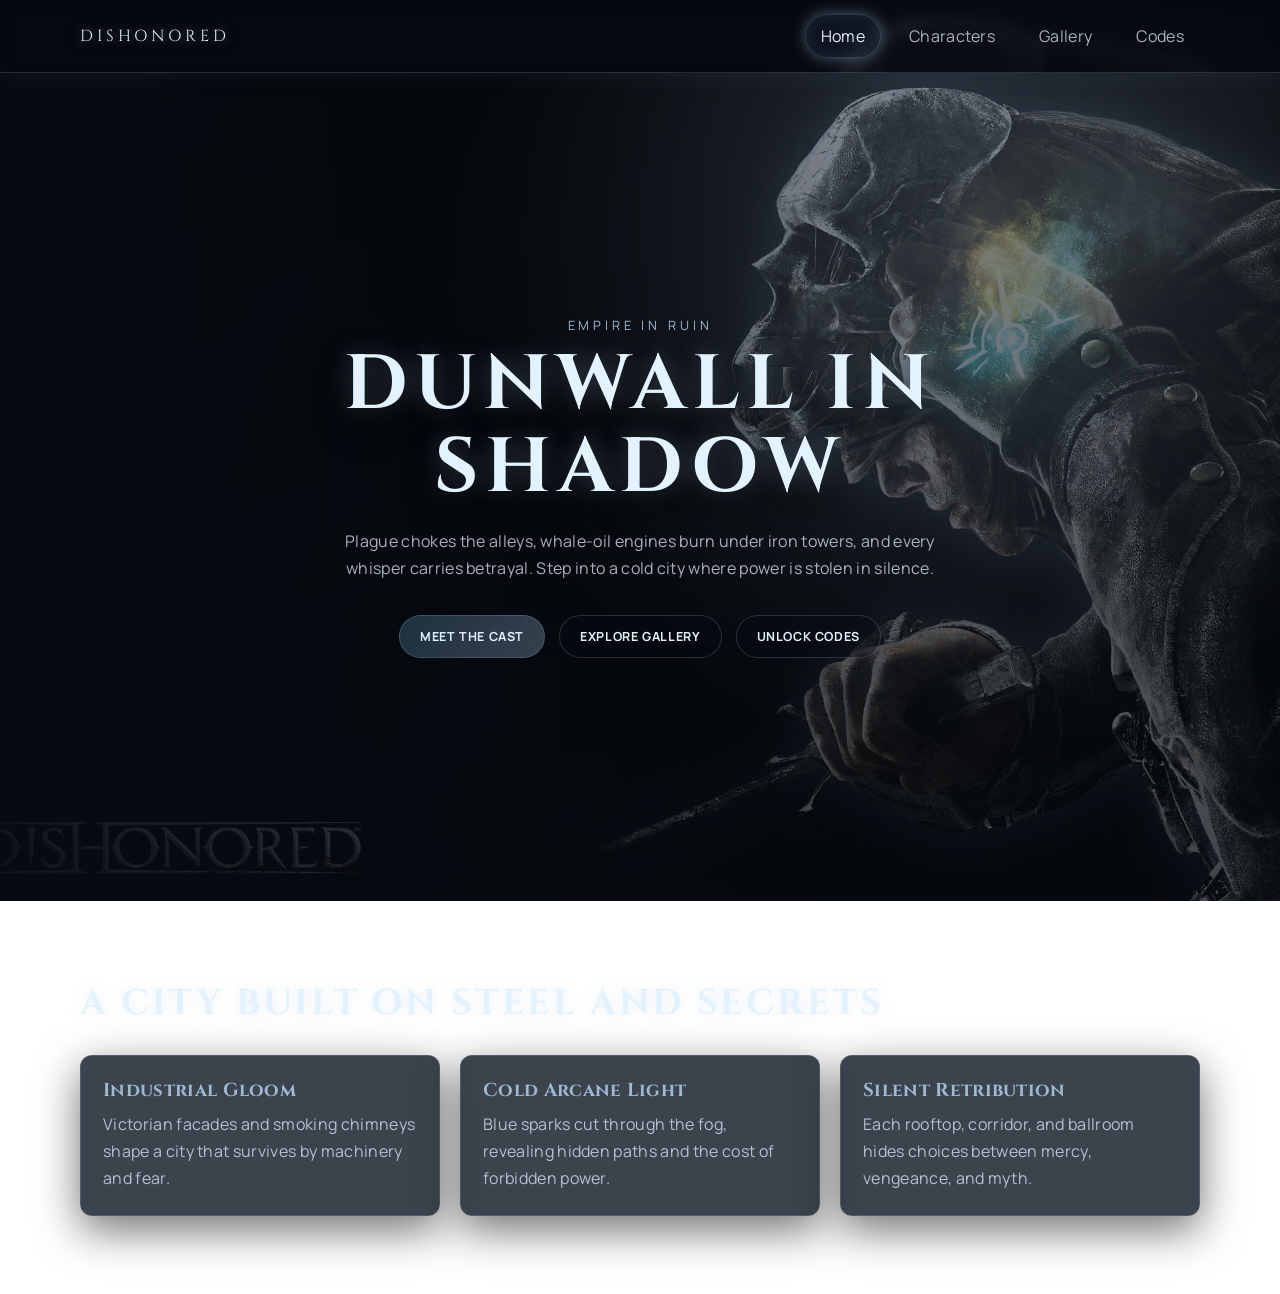
<file: index.html>
<!doctype html>
<html lang="en">
<head>
  <meta charset="UTF-8">
  <meta name="viewport" content="width=device-width, initial-scale=1.0">
  <title>Dunwall in Shadow</title>
  <link rel="stylesheet" href="style.css">
</head>
<body class="page page-home">
  <header class="topbar">
    <div class="container topbar-inner">
      <a class="brand" href="index.html">Dishonored</a>
      <nav class="nav" aria-label="Main navigation">
        <a class="nav-link active" href="index.html">Home</a>
        <a class="nav-link" href="characters.html">Characters</a>
        <a class="nav-link" href="gallery.html">Gallery</a>
        <a class="nav-link" href="codes.html">Codes</a>
      </nav>
    </div>
  </header>

  <main>
    <section class="hero">
      <div class="container hero-content">
        <p class="eyebrow">Empire in Ruin</p>
        <h1 class="cinematic-title">Dunwall in Shadow</h1>
        <p class="intro-text">
          Plague chokes the alleys, whale-oil engines burn under iron towers, and every whisper carries betrayal.
          Step into a cold city where power is stolen in silence.
        </p>
        <div class="hero-actions">
          <a class="button button-primary" href="characters.html">Meet the Cast</a>
          <a class="button button-ghost" href="gallery.html">Explore Gallery</a>
          <a class="button button-ghost" href="codes.html">Unlock Codes</a>
        </div>
      </div>
    </section>

    <section class="section">
      <div class="container">
        <h2 class="section-title">A City Built on Steel and Secrets</h2>
        <div class="feature-grid">
          <article class="feature">
            <h3>Industrial Gloom</h3>
            <p>Victorian facades and smoking chimneys shape a city that survives by machinery and fear.</p>
          </article>
          <article class="feature">
            <h3>Cold Arcane Light</h3>
            <p>Blue sparks cut through the fog, revealing hidden paths and the cost of forbidden power.</p>
          </article>
          <article class="feature">
            <h3>Silent Retribution</h3>
            <p>Each rooftop, corridor, and ballroom hides choices between mercy, vengeance, and myth.</p>
          </article>
        </div>
      </div>
    </section>
  </main>
</body>
</html>
</file>
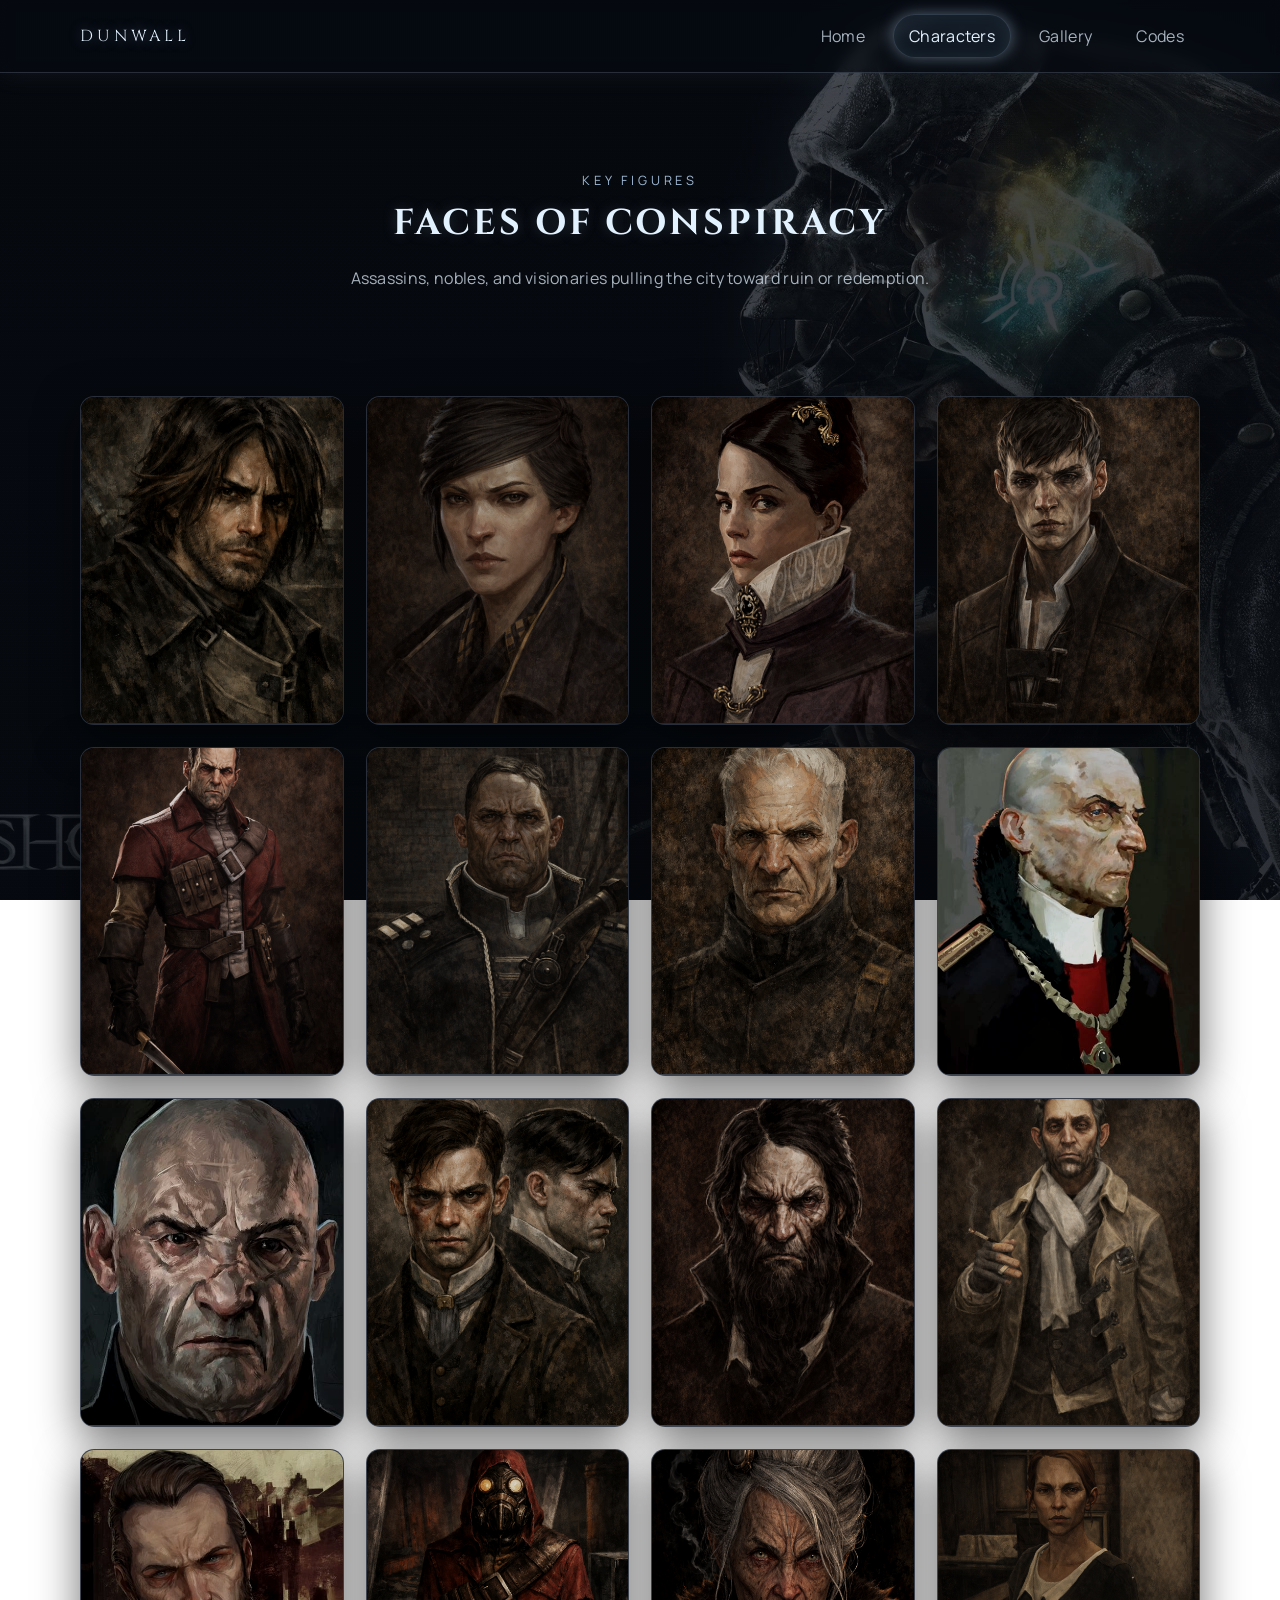
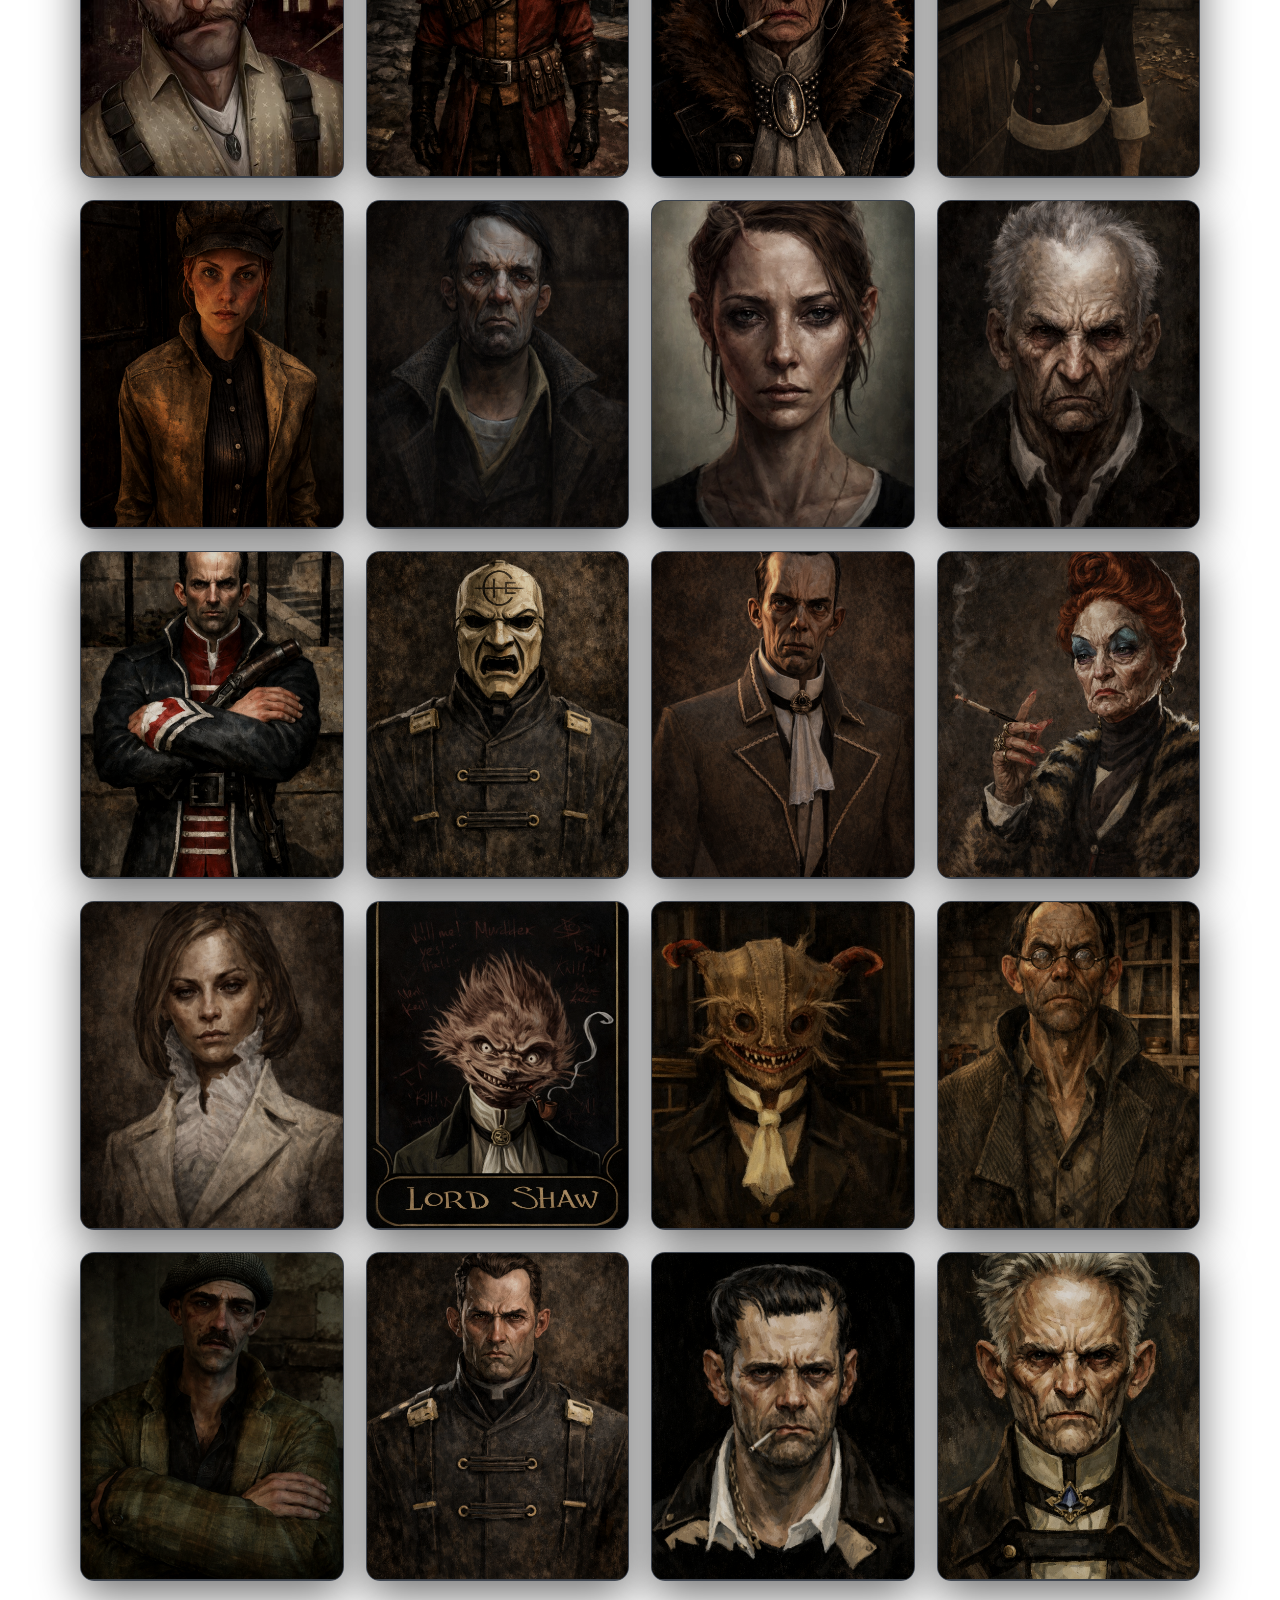
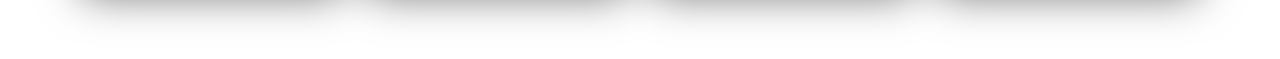
<file: characters.html>
<!doctype html>
<html lang="en">
<head>
  <meta charset="UTF-8">
  <meta name="viewport" content="width=device-width, initial-scale=1.0">
  <title>Characters | Dunwall in Shadow</title>
  <link rel="stylesheet" href="style.css">
</head>
<body class="page">
  <header class="topbar">
    <div class="container topbar-inner">
      <a class="brand" href="index.html">Dunwall</a>
      <nav class="nav" aria-label="Main navigation">
        <a class="nav-link" href="index.html">Home</a>
        <a class="nav-link active" href="characters.html">Characters</a>
        <a class="nav-link" href="gallery.html">Gallery</a>
        <a class="nav-link" href="codes.html">Codes</a>
      </nav>
    </div>
  </header>

  <main class="main-content">
    <section class="section page-header">
      <div class="container centered">
        <p class="eyebrow">Key Figures</p>
        <h1 class="section-title">Faces of Conspiracy</h1>
        <p class="section-subtitle">Assassins, nobles, and visionaries pulling the city toward ruin or redemption.</p>
      </div>
    </section>

    <section class="section">
      <div class="container">
        <div class="character-grid">
          <article class="character-card">
            <img src="images/corvo.png" alt="Masked royal protector standing in shadow">
            <div class="card-body">
              <h3>Corvo Attano</h3>
              <p>Corvo Attano is the masked protagonist of Dishonored — a royal bodyguard framed for the Empress’s murder who becomes a supernatural assassin seeking revenge.</p>
            </div>
          </article>

          <article class="character-card">
            <img src="images/emily.png" alt="Young empress in pale blue light">
            <div class="card-body">
              <h3>Emily Kaldwin</h3>
              <p>Emily Kaldwin is the daughter of the Empress in Dishonored. After her mother is killed, she is kidnapped and later rescued by Corvo.</p>
            </div>
          </article>

          <article class="character-card">
            <img src="images/jessamine.png" alt="Mysterious figure with glowing eyes">
            <div class="card-body">
              <h3>Jessamine Kaldwin</h3>
              <p>Jessamine Kaldwin is the Empress of Dunwall in Dishonored. She is assassinated at the beginning of the game, which leads to Corvo being framed and the main events of the story.</p>
            </div>
          </article>

          <article class="character-card">
            <img src="images/outsider.png" alt="-----------------------------">
            <div class="card-body">
              <h3>The Outsider</h3>
              <p>The Outsider is a mysterious supernatural being in Dishonored who grants special powers to certain people, including Corvo.</p>
            </div>
          </article>

          <article class="character-card">
            <img src="images/daud.png" alt="Whaler assassin with blade and hood">
            <div class="card-body">
              <h3>Daud </h3>
              <p>Daud is the leader of the assassins called the Whalers in Dishonored and the man who kills Empress Jessamine.</p>
            </div>
          </article>

           <article class="character-card">
            <img src="images/farlay.png" alt="Masked loyalist at a strategy table">
            <div class="card-body">
              <h3>Farley Havelock</h3>
              <p>Farley Havelock is a former admiral and leader of the Loyalists in Dishonored who later betrays Corvo to gain power.</p>
            </div>
          </article>

          <article class="character-card">
            <img src="images/ramsey.png" alt="-----------------------------">
            <div class="card-body">
              <h3>Ramsey</h3>
              <p>Mortimer Ramsey is the captain of the Grand Guard in Dishonored 2 who betrays Emily and helps start the coup.</p>
            </div>
          </article>

          <article class="character-card">
            <img src="images/hiram.jpg" alt="-----------------------------">
            <div class="card-body">
              <h3>Hiram Burrows</h3>
              <p>Hiram Burrows is the Lord Regent in Dishonored who helps plan the assassination of the Empress and rules Dunwall afterward.</p>
            </div>
          </article>

          <article class="character-card">
            <img src="images/camp.jpg" alt="-----------------------------">
            <div class="card-body">
              <h3>Thaddeus Campbell</h3>
              <p>Thaddeus Campbell is the High Overseer of the Abbey of the Everyman in Dishonored and one of the conspirators against the Empress.</p>
            </div>
          </article>

          <article class="character-card">
            <img src="images/brothers.png" alt="-----------------------------">
            <div class="card-body">
              <h3>Custis Pandleton, Morgan Pandleton</h3>
              <p>Wealthy twin brothers in Dishonored who help organize the plot against the Empress.</p>
            </div>
          </article>

          <article class="character-card">
            <img src="images/anton.png" alt="-----------------------------">
            <div class="card-body">
              <h3>Anton Sokolov</h3>
              <p>Anton Sokolov is a famous inventor and natural philosopher in Dishonored who creates many technologies used in Dunwall.</p>
            </div>
          </article>

           <article class="character-card">
            <img src="images/samuel.png" alt="-----------------------------">
            <div class="card-body">
              <h3>Samuel Beechworth</h3>
              <p>Samuel Beechworth is a loyal boatman in Dishonored who helps Corvo travel to missions around Dunwall.</p>
            </div>
          </article>

           <article class="character-card">
            <img src="images/slackjaw.jpg" alt="-----------------------------">
            <div class="card-body">
              <h3>Slackjaw</h3>
              <p>Slackjaw is the leader of the Bottle Street Gang in Dishonored who sometimes helps Corvo.</p>
            </div>
          </article>

         <article class="character-card">
            <img src="images/billy.png" alt="-----------------------------">
            <div class="card-body">
              <h3>Billy Lurk</h3>
              <p>Billie Lurk is an assassin and member of Daud’s Whalers in Dishonored who later becomes an important character in the series.</p>
            </div>
          </article>

         <article class="character-card">
            <img src="images/granny.png" alt="-----------------------------">
            <div class="card-body">
              <h3>Granny Rags</h3>
              <p>Granny Rags is a mysterious old woman with supernatural powers in Dishonored who worships the Outsider.</p>
            </div>
          </article>

          <article class="character-card">
            <img src="images/lydia.png" alt="-----------------------------">
            <div class="card-body">
              <h3>Lydia</h3>
              <p>Lydia is a maid at the Hound Pits Pub in Dishonored who helps the Loyalists.</p>
            </div>
          </article>

          <article class="character-card">
            <img src="images/cecilia.png" alt="-----------------------------">
            <div class="card-body">
              <h3>Cecilia</h3>
              <p>Cecilia is a servant at the Hound Pits Pub in Dishonored who supports the Loyalists.</p>
            </div>
          </article>

          <article class="character-card">
            <img src="images/wallace.png" alt="-----------------------------">
            <div class="card-body">
              <h3>Wallace Higgins</h3>
              <p>Wallace Higgins is a civilian in Dishonored whom Corvo can help during a side mission.</p>
            </div>
          </article>

          <article class="character-card">
            <img src="images/callista.jpg" alt="-----------------------------">
            <div class="card-body">
              <h3>Callista Curnow</h3>
              <p>Callista Curnow is Emily’s caretaker in Dishonored and helps the Loyalists at the Hound Pits Pub.</p>
            </div>
          </article>

          <article class="character-card">
            <img src="images/griff.png" alt="-----------------------------">
            <div class="card-body">
              <h3>Griff</h3>
              <p>Griff is a merchant and smuggler in Dishonored who sells supplies to Corvo.</p>
            </div>
          </article>

          <article class="character-card">
            <img src="images/geoff.png" alt="-----------------------------">
            <div class="card-body">
              <h3>Geoff Curnow</h3>
              <p>Geoff Curnow is a loyal City Watch captain in Dishonored who can be saved from an assassination plot.</p>
            </div>
          </article>

          <article class="character-card">
            <img src="images/overseer.png" alt="-----------------------------">
            <div class="card-body">
              <h3>Overseer Berthold</h3>
              <p>Overseer Berthold is a member of the Abbey of the Everyman in Dishonored who helps Corvo during the mission against High Overseer Campbell.</p>
            </div>
          </article>

          <article class="character-card">
            <img src="images/trevor.png" alt="-----------------------------">
            <div class="card-body">
              <h3> Trevor Pandleton</h3>
              <p>Trevor Pendleton is a member of the Loyalists in Dishonored who helps Corvo overthrow the Lord Regent.</p>
            </div>
          </article>

          <article class="character-card">
            <img src="images/madame.png" alt="-----------------------------">
            <div class="card-body">
              <h3>Madame Prudences</h3>
              <p>Madame Prudence is the owner of the Golden Cat in Dishonored where Emily is held captive.</p>
            </div>
          </article>

           <article class="character-card">
            <img src="images/lady.png" alt="-----------------------------">
            <div class="card-body">
              <h3>Lady Boyle</h3>
              <p>Lady Boyle is a noblewoman in Dishonored who secretly supports the Lord Regent.</p>
            </div>
          </article>

          <article class="character-card">
            <img src="images/lord.jpg" alt="-----------------------------">
            <div class="card-body">
              <h3>Lord Montgomerry Shaw</h3>
              <p>Lord Montgomery Shaw is a nobleman in Dishonored whom Corvo can duel at the Boyle masquerade party.</p>
            </div>
          </article>

          <article class="character-card">
            <img src="images/brisby.jpg" alt="-----------------------------">
            <div class="card-body">
              <h3>Lord Brisby</h3>
              <p>Lord Brisby is a nobleman in Dishonored who is obsessed with Lady Boyle and offers to take her away.</p>
            </div>
          </article>

          <article class="character-card">
            <img src="images/piero.png" alt="Inventor surrounded by industrial machines">
            <div class="card-body">
              <h3>Piero Joplin</h3>
              <p>Piero Joplin is an inventor in Dishonored who creates gadgets and upgrades for Corvo.</p>
            </div>
          </article>

          <article class="character-card">
            <img src="images/blake.png" alt="-----------------------------">
            <div class="card-body">
              <h3>Blake</h3>
              <p>Blake is a servant at the Hound Pits Pub in Dishonored who works for the Loyalists.</p>
            </div>
          </article>

          <article class="character-card">
            <img src="images/martin.png" alt="-----------------------------">
            <div class="card-body">
              <h3>Teague Martin</h3>
              <p>Teague Martin is an Overseer and member of the Loyalists in Dishonored who helps plan the overthrow of the Lord Regent.</p>
            </div>
          </article>

          <article class="character-card">
            <img src="images/bundry.jpg" alt="-----------------------------">
            <div class="card-body">
              <h3>Bundry Rothwild</h3>
              <p>Bundry Rothwild is a wealthy whaling baron in Dishonored DLC Knife of Dunwall and an enemy of Daud.</p>
            </div>
          </article>

          <article class="character-card">
            <img src="images/arnold.jpg" alt="-----------------------------">
            <div class="card-body">
              <h3>Arnold Timsh</h3>
              <p>Arnold Timsh is a corrupt lawyer in the DLC of Dishonored who works with the Brigmore Witches.</p>
            </div>
        </div>
      </div>
    </section>
  </main>
</body>
</html>
</file>
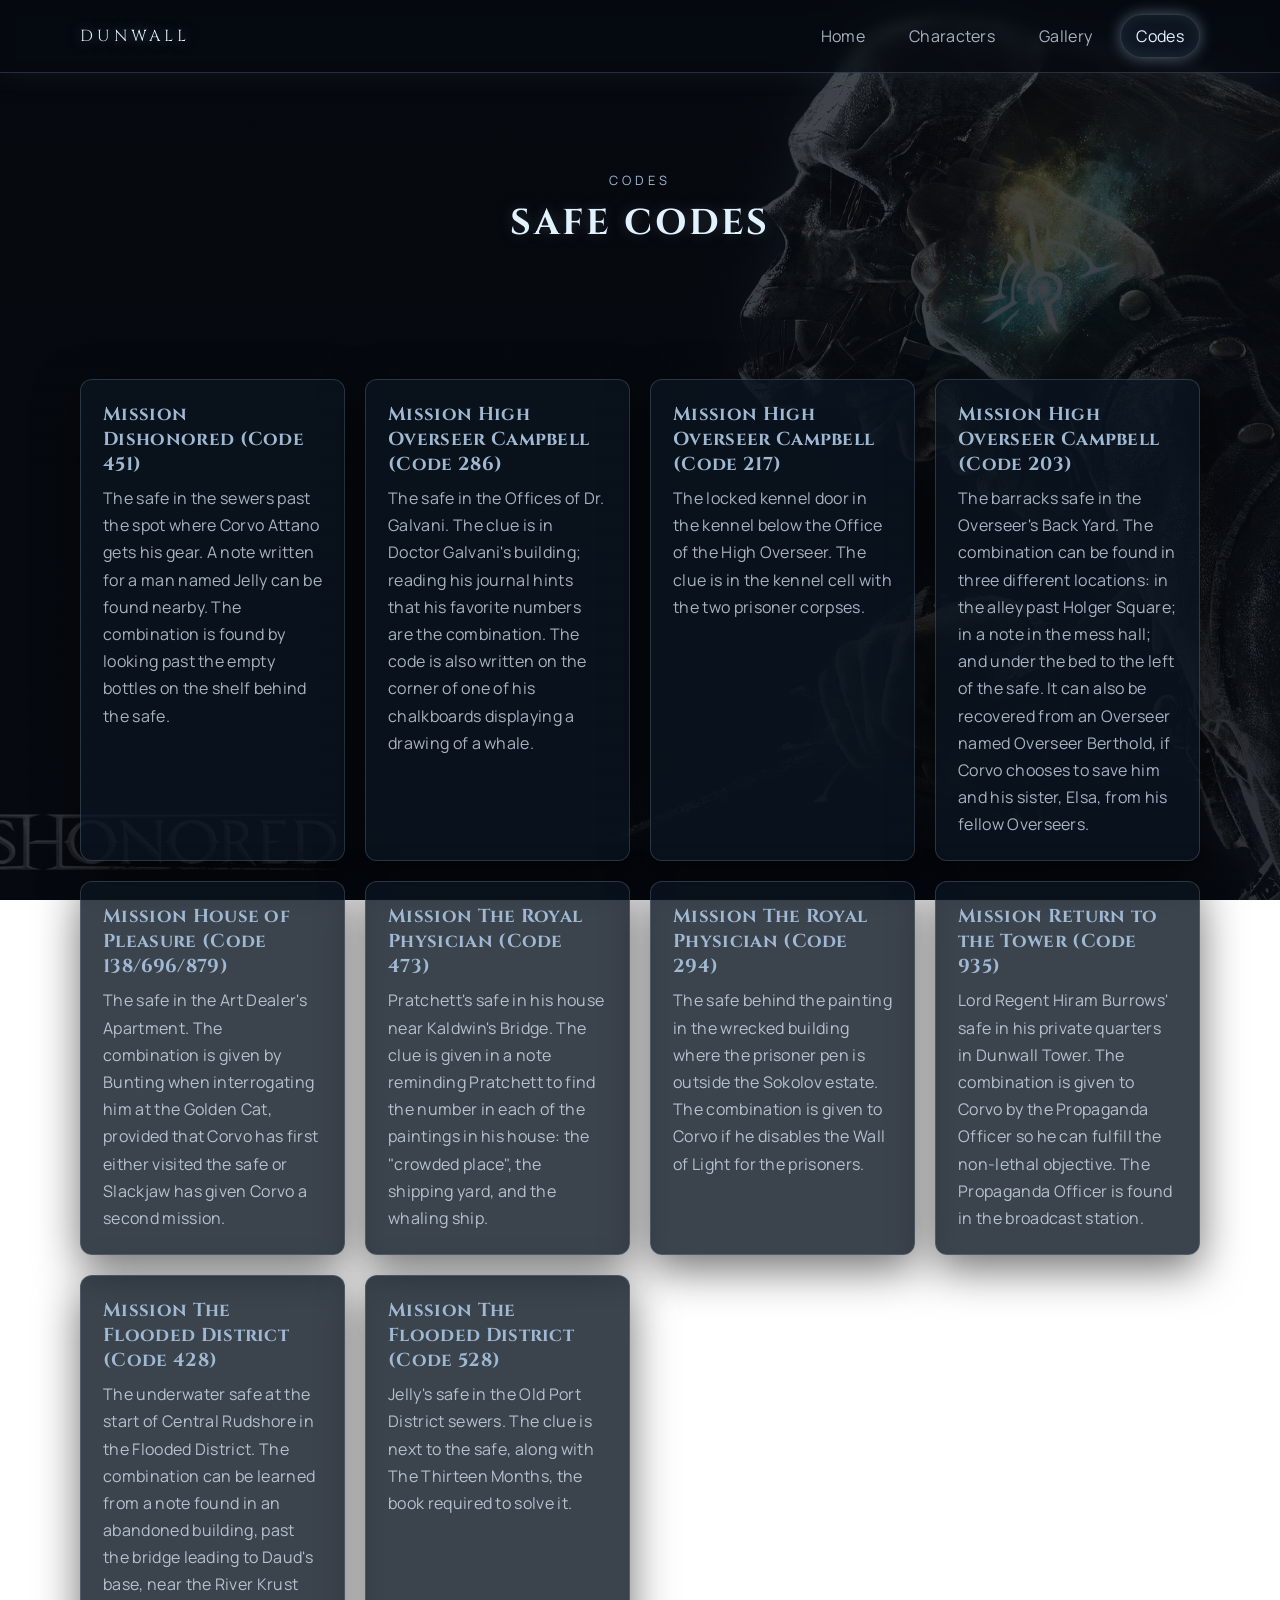
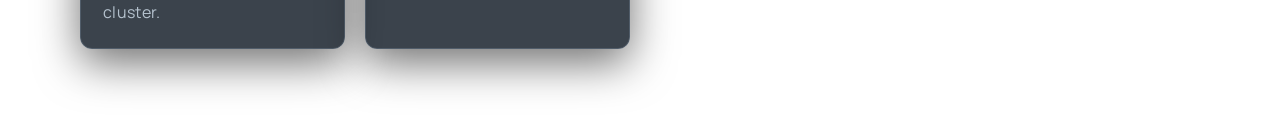
<file: codes.html>
<!doctype html>
<html lang="en">
<head>
  <meta charset="UTF-8">
  <meta name="viewport" content="width=device-width, initial-scale=1.0">
  <title>Safe codes</title>
  <link rel="stylesheet" href="style.css">
</head>
<body class="page">
  <header class="topbar">
    <div class="container topbar-inner">
      <a class="brand" href="index.html">Dunwall</a>
      <nav class="nav" aria-label="Main navigation">
        <a class="nav-link" href="index.html">Home</a>
        <a class="nav-link " href="characters.html">Characters</a>
        <a class="nav-link" href="gallery.html">Gallery</a>
        <a class="nav-link active" href="codes.html">Codes</a>
      </nav>
    </div>
  </header>

  <main class="main-content">
    <section class="section page-header">
      <div class="container centered">
        <p class="eyebrow">Codes</p>
        <h1 class="section-title">Safe codes</h1>
      </div>
    </section>

    <section class="section">
      <div class="container">
        <div class="feature-grid">
          <article class="feature">
            <h3>Mission Dishonored (Code 451)</h3>
            <p>
                The safe in the sewers past the spot where Corvo Attano gets his gear. A note written for a man named Jelly can be found nearby. The combination is found by looking past the empty bottles on the shelf behind the safe.   
            </p>
          </article>

          <article class="feature">
            <h3>Mission High Overseer Campbell (Code 286)</h3>
            <p>
                The safe in the Offices of Dr. Galvani. The clue is in Doctor Galvani's building; reading his journal hints that his favorite numbers are the combination. The code is also written on the corner of one of his chalkboards displaying a drawing of a whale.
            </p>
          </article>

          <article class="feature">
            <h3>Mission High Overseer Campbell (Code 217)</h3>
            <p>The locked kennel door in the kennel below the Office of the High Overseer. The clue is in the kennel cell with the two prisoner corpses. </p>
          </article>

            </article>
          <article class="feature">
            <h3>Mission High Overseer Campbell (Code 203)</h3>
            <p>The barracks safe in the Overseer's Back Yard. The combination can be found in three different locations: in the alley past Holger Square; in a note in the mess hall; and under the bed to the left of the safe. It can also be recovered from an Overseer named Overseer Berthold, if Corvo chooses to save him and his sister, Elsa, from his fellow Overseers.  </p>
          </article>

          <article class="feature">
            <h3>Mission House of Pleasure (Code 138/696/879)</h3>
            <p>The safe in the Art Dealer's Apartment. The combination is given by Bunting when interrogating him at the Golden Cat, provided that Corvo has first either visited the safe or Slackjaw has given Corvo a second mission.   </p>
          </article>
          
          <article class="feature">
            <h3>Mission The Royal Physician (Code 473)</h3>
            <p>Pratchett's safe in his house near Kaldwin's Bridge. The clue is given in a note reminding Pratchett to find the number in each of the paintings in his house: the "crowded place", the shipping yard, and the whaling ship.   </p>
            </article>

            <article class="feature">
            <h3>Mission The Royal Physician (Code 294)</h3>
            <p>The safe behind the painting in the wrecked building where the prisoner pen is outside the Sokolov estate. The combination is given to Corvo if he disables the Wall of Light for the prisoners.   </p>
            </article>
            
            <article class="feature">
            <h3>Mission Return to the Tower (Code 935)</h3>
            <p>Lord Regent Hiram Burrows' safe in his private quarters in Dunwall Tower. The combination is given to Corvo by the Propaganda Officer so he can fulfill the non-lethal objective. The Propaganda Officer is found in the broadcast station.    </p>
            </article>

             <article class="feature">
            <h3>Mission The Flooded District (Code 428)</h3>
            <p>The underwater safe at the start of Central Rudshore in the Flooded District. The combination can be learned from a note found in an abandoned building, past the bridge leading to Daud's base, near the River Krust cluster.  </p>
            </article>

             <article class="feature"> 
            <h3>Mission The Flooded District  (Code 528)</h3>
            <p>Jelly's safe in the Old Port District sewers. The clue is next to the safe, along with The Thirteen Months, the book required to solve it. </p>
            </article>
            
        </div>
      </div>
    </section>
  </main>
</body>
</html>
</file>
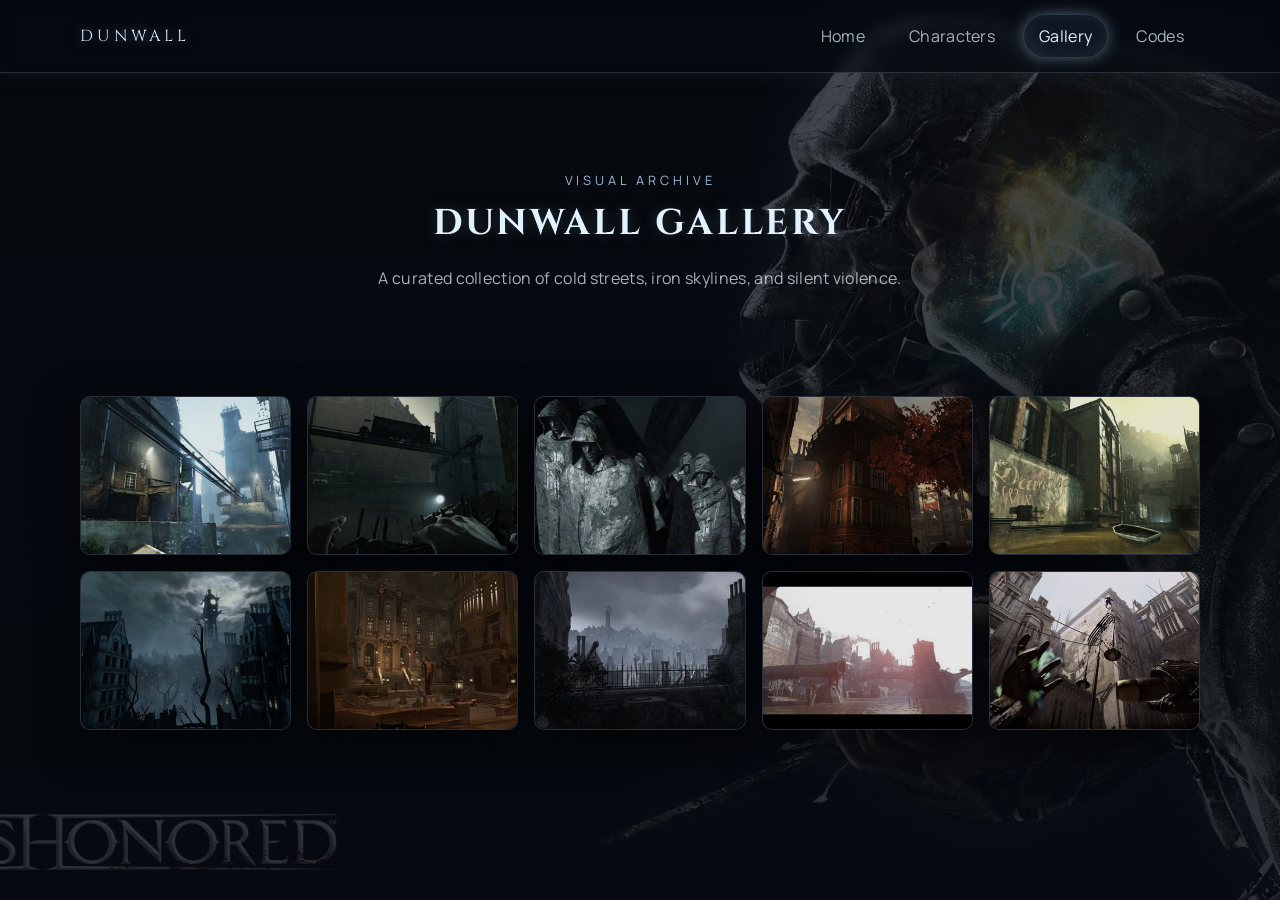
<file: gallery.html>
<!doctype html>
<html lang="en">
<head>
  <meta charset="UTF-8">
  <meta name="viewport" content="width=device-width, initial-scale=1.0">
  <title>Gallery | Dunwall in Shadow</title>
  <link rel="stylesheet" href="style.css">
</head>
<body class="page">
  <header class="topbar">
    <div class="container topbar-inner">
      <a class="brand" href="index.html">Dunwall</a>
      <nav class="nav" aria-label="Main navigation">
        <a class="nav-link" href="index.html">Home</a>
        <a class="nav-link" href="characters.html">Characters</a>
        <a class="nav-link active" href="gallery.html">Gallery</a>
        <a class="nav-link" href="codes.html">Codes</a>
      </nav>
    </div>
  </header>

  <main class="main-content">
    <section class="section page-header">
      <div class="container centered">
        <p class="eyebrow">Visual Archive</p>
        <h1 class="section-title">Dunwall Gallery</h1>
        <p class="section-subtitle">A curated collection of cold streets, iron skylines, and silent violence.</p>
      </div>
    </section>

    <section class="section">
      <div class="container">
        <div class="gallery-grid">
          <figure class="gallery-item"><img src="images/gallery-1.jpg" alt="Foggy district at night"></figure>
          <figure class="gallery-item"><img src="images/gallery-2.jpg" alt="Victorian bridge over dark water"></figure>
          <figure class="gallery-item"><img src="images/gallery-3.jpg" alt="Industrial station with whale-oil tanks"></figure>
          <figure class="gallery-item"><img src="images/gallery-4.jpg" alt="Masked assassin on rooftop"></figure>
          <figure class="gallery-item"><img src="images/gallery-5.jpg" alt="Abandoned corridor lit by blue lamps"></figure>
          <figure class="gallery-item"><img src="images/gallery-6.jpg" alt="Grand hall with shadows and chandeliers"></figure>
          <figure class="gallery-item"><img src="images/gallery-7.jpg" alt="Rusty machinery in a workshop"></figure>
          <figure class="gallery-item"><img src="images/gallery-8.jpg" alt="Storm over Dunwall harbor"></figure>
          <figure class="gallery-item"><img src="images/gallery-9.jpg" alt="Sword duel in moonlight"></figure>
          <figure class="gallery-item"><img src="images/gallery-10.jpg" alt="Ancient artifact in a forgotten temple"></figure>
        </div>
      </div>
    </section>
  </main>
</body>
</html>
</file>
<file: style.css>
@import url("https://fonts.googleapis.com/css2?family=Cinzel:wght@500;700&family=Manrope:wght@400;500;700&display=swap");

:root {
  --black-void: #070b12;
  --night-ink: #0b1420;
  --steel-blue: #2f4b63;
  --frost-blue: #9fb8d3;
  --cold-light: #e3f2ff;
  --panel: rgba(7, 11, 18, 0.88);
  --panel-soft: rgba(11, 20, 32, 0.8);
  --glow: rgba(159, 184, 211, 0.45);
  --border: rgba(159, 184, 211, 0.22);
  --text-dim: rgba(227, 242, 255, 0.72);
  --shadow: 0 14px 44px rgba(0, 0, 0, 0.56);
}

*,
*::before,
*::after {
  box-sizing: border-box;
}

html,
body {
  margin: 0;
  min-height: 100%;
}

body {
  font-family: "Manrope", "Segoe UI", sans-serif;
  color: var(--cold-light);
  background:
    linear-gradient(rgba(7, 11, 18, 0.74), rgba(7, 11, 18, 0.84)),
    url("images/dishonored-bg.jpg"),
    radial-gradient(circle at 15% 0%, rgba(47, 75, 99, 0.38), transparent 42%),
    radial-gradient(circle at 85% 10%, rgba(159, 184, 211, 0.12), transparent 40%),
    linear-gradient(160deg, var(--black-void), var(--night-ink) 60%, #0d1d2f);
  background-size: cover;
  background-position: center top;
  background-attachment: fixed;
  letter-spacing: 0.02em;
}

body::before {
  content: "";
  position: fixed;
  inset: 0;
  pointer-events: none;
  opacity: 0.12;
  background-image: repeating-linear-gradient(
    0deg,
    rgba(255, 255, 255, 0.05) 0,
    rgba(255, 255, 255, 0.05) 1px,
    transparent 1px,
    transparent 3px
  );
}

img {
  display: block;
  max-width: 100%;
}

a {
  color: inherit;
  text-decoration: none;
}

.container {
  width: min(1120px, 92vw);
  margin: 0 auto;
}

.topbar {
  position: sticky;
  top: 0;
  z-index: 10;
  border-bottom: 1px solid var(--border);
  background: rgba(7, 11, 18, 0.7);
  backdrop-filter: blur(6px);
  box-shadow: 0 0 28px rgba(159, 184, 211, 0.09);
}

.topbar-inner {
  min-height: 72px;
  display: flex;
  align-items: center;
  justify-content: space-between;
  gap: 24px;
}

.brand {
  font-family: "Cinzel", serif;
  letter-spacing: 0.24em;
  text-transform: uppercase;
  font-size: 1rem;
  color: var(--cold-light);
  text-shadow: 0 0 12px rgba(159, 184, 211, 0.52);
}

.nav {
  display: flex;
  flex-wrap: wrap;
  gap: 12px;
}

.nav-link {
  padding: 10px 15px;
  border-radius: 999px;
  border: 1px solid transparent;
  color: var(--text-dim);
  transition: all 0.3s ease;
}

.nav-link:hover,
.nav-link:focus-visible,
.nav-link.active {
  color: var(--cold-light);
  border-color: var(--border);
  box-shadow: 0 0 15px var(--glow), inset 0 0 14px rgba(159, 184, 211, 0.09);
  background: rgba(47, 75, 99, 0.2);
}

.hero {
  min-height: calc(100vh - 72px);
  display: grid;
  place-items: center;
  padding: 90px 0;
  position: relative;
  background-image:
    linear-gradient(rgba(7, 11, 18, 0.32), rgba(7, 11, 18, 0.68)),
    radial-gradient(circle at 78% 16%, rgba(189, 219, 255, 0.2), transparent 42%),
    url("images/dishonored-bg.jpg");
  background-size: cover;
  background-position: center;
}

.hero::before {
  content: "";
  position: absolute;
  inset: 0;
  background:
    linear-gradient(90deg, rgba(7, 11, 18, 0.88), rgba(7, 11, 18, 0.22) 65%),
    radial-gradient(circle at 75% 20%, rgba(159, 184, 211, 0.16), transparent 45%);
}

.hero-content {
  position: relative;
  z-index: 1;
  text-align: center;
  max-width: 760px;
}

.eyebrow {
  margin: 0 0 10px;
  font-size: 0.8rem;
  letter-spacing: 0.3em;
  text-transform: uppercase;
  color: var(--frost-blue);
}

.cinematic-title {
  margin: 0;
  font-family: "Cinzel", serif;
  font-size: clamp(2.2rem, 6vw, 5.2rem);
  letter-spacing: 0.09em;
  line-height: 1.08;
  text-transform: uppercase;
  text-shadow: 0 0 26px rgba(159, 184, 211, 0.33), 0 16px 30px rgba(0, 0, 0, 0.85);
}

.intro-text,
.section-subtitle {
  margin: 18px auto 0;
  max-width: 60ch;
  color: var(--text-dim);
  line-height: 1.7;
}

.hero-actions {
  margin-top: 32px;
  display: flex;
  justify-content: center;
  flex-wrap: wrap;
  gap: 14px;
}

.button {
  display: inline-block;
  padding: 12px 20px;
  border-radius: 999px;
  border: 1px solid var(--border);
  font-weight: 700;
  letter-spacing: 0.05em;
  text-transform: uppercase;
  font-size: 0.78rem;
  transition: transform 0.3s ease, box-shadow 0.3s ease, background 0.3s ease;
}

.button:hover,
.button:focus-visible {
  transform: translateY(-2px);
  box-shadow: 0 0 22px var(--glow);
}

.button-primary {
  background: linear-gradient(120deg, rgba(47, 75, 99, 0.6), rgba(159, 184, 211, 0.32));
}

.button-ghost {
  background: rgba(7, 11, 18, 0.45);
}

.main-content {
  padding-top: 20px;
}

.section {
  padding: 78px 0;
}

.page-header {
  padding-bottom: 26px;
}

.centered {
  text-align: center;
}

.section-title {
  margin: 0;
  font-family: "Cinzel", serif;
  text-transform: uppercase;
  letter-spacing: 0.08em;
  font-size: clamp(1.55rem, 2.8vw, 2.6rem);
  text-shadow: 0 0 14px rgba(159, 184, 211, 0.25);
}

.feature-grid {
  margin-top: 28px;
  display: grid;
  gap: 20px;
  grid-template-columns: repeat(auto-fit, minmax(230px, 1fr));
}

.feature {
  padding: 22px;
  background: var(--panel-soft);
  border: 1px solid var(--border);
  border-radius: 12px;
  box-shadow: var(--shadow);
}

.feature h3 {
  margin: 0 0 8px;
  font-family: "Cinzel", serif;
  color: var(--frost-blue);
}

.feature p {
  margin: 0;
  color: var(--text-dim);
  line-height: 1.7;
}

.character-grid {
  display: grid;
  grid-template-columns: repeat(auto-fit, minmax(230px, 1fr));
  gap: 22px;
}

.character-card {
  border: 1px solid var(--border);
  border-radius: 14px;
  background: var(--panel);
  overflow: hidden;
  box-shadow: var(--shadow);
  transition: transform 0.35s ease, border-color 0.35s ease, box-shadow 0.35s ease;
}

.character-card img {
  width: 100%;
  aspect-ratio: 4 / 5;
  object-fit: cover;
  border-bottom: 1px solid var(--border);
  filter: saturate(0.78) contrast(1.06) brightness(0.84);
}

.character-card:hover {
  transform: translateY(-7px);
  border-color: rgba(227, 242, 255, 0.55);
  box-shadow: 0 0 26px rgba(159, 184, 211, 0.25), var(--shadow);
}

.card-body {
  padding: 18px 18px 20px;
}

.card-body h3 {
  margin: 0 0 8px;
  font-family: "Cinzel", serif;
  font-size: 1.1rem;
  color: var(--frost-blue);
}

.card-body p {
  margin: 0;
  color: var(--text-dim);
  line-height: 1.65;
}

.gallery-grid {
  display: grid;
  grid-template-columns: repeat(auto-fit, minmax(210px, 1fr));
  gap: 16px;
}

.gallery-item {
  margin: 0;
  border-radius: 10px;
  border: 1px solid var(--border);
  overflow: hidden;
  background: var(--panel);
  box-shadow: var(--shadow);
}

.gallery-item img {
  width: 100%;
  aspect-ratio: 4 / 3;
  object-fit: cover;
  filter: saturate(0.75) brightness(0.9);
  transform: scale(1.01);
  transition: transform 0.45s ease, filter 0.45s ease;
}

.gallery-item:hover {
  border-color: rgba(227, 242, 255, 0.52);
  box-shadow: 0 0 20px rgba(159, 184, 211, 0.24), var(--shadow);
}

.gallery-item:hover img {
  transform: scale(1.12);
  filter: saturate(0.95) brightness(1);
}

@media (max-width: 780px) {
  body {
    background-attachment: scroll;
  }

  .topbar-inner {
    flex-direction: column;
    justify-content: center;
    padding: 12px 0;
    min-height: auto;
  }

  .hero {
    min-height: calc(100vh - 120px);
    padding: 72px 0;
  }

  .section {
    padding: 64px 0;
  }
}
.character-card {
  position: relative;
  overflow: hidden;
}

.character-card img {
  width: 100%;
  height: 100%;
  object-fit: cover;
  transition: filter 0.3s;
}

.character-card .card-body {
  position: absolute;
  top: 0; left: 0;
  width: 100%; height: 100%;
  display: flex;
  flex-direction: column;
  align-items: center;
  justify-content: center;
  color: white;
  text-shadow: 0 2px 8px rgba(0,0,0,0.6);
  opacity: 0;
  transition: opacity 0.3s;
}

.character-card:hover img {
  filter: blur(5px);
}

.character-card:hover .card-body {
  opacity: 1;
}
</file>
